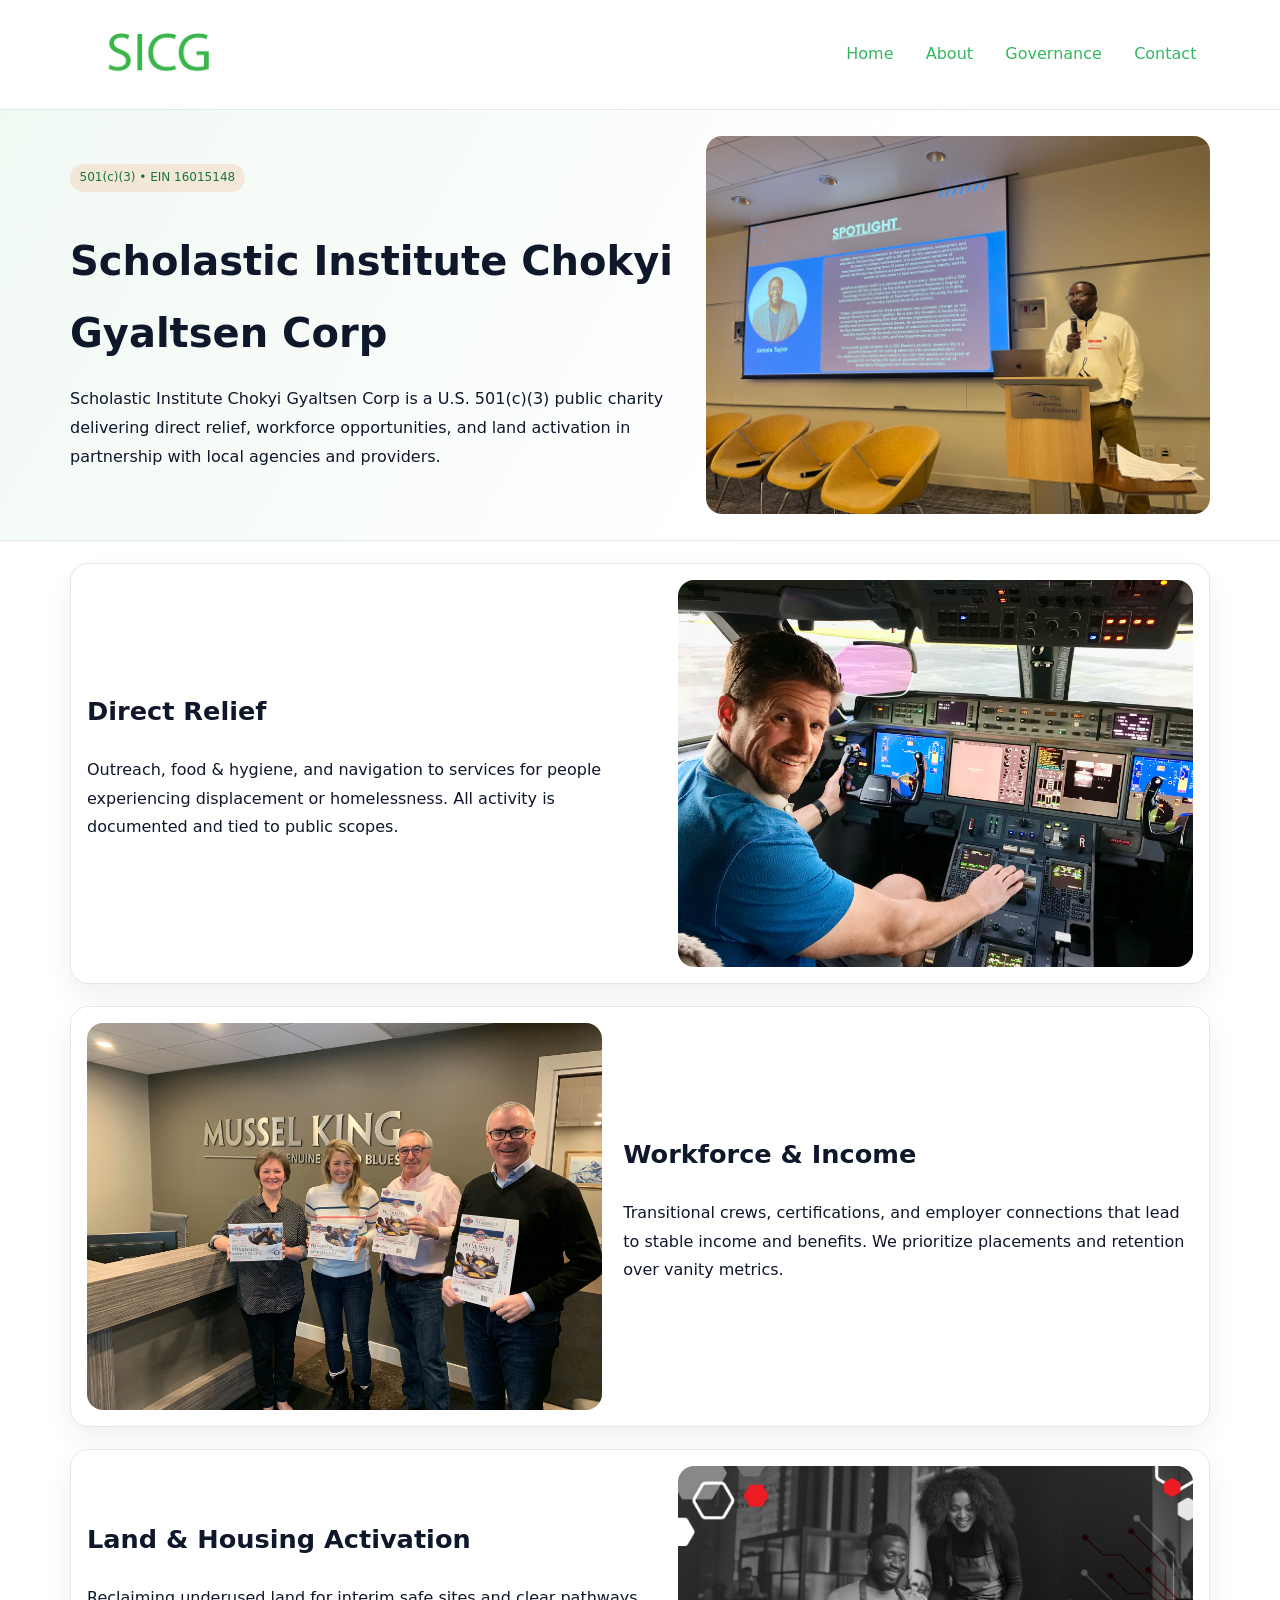
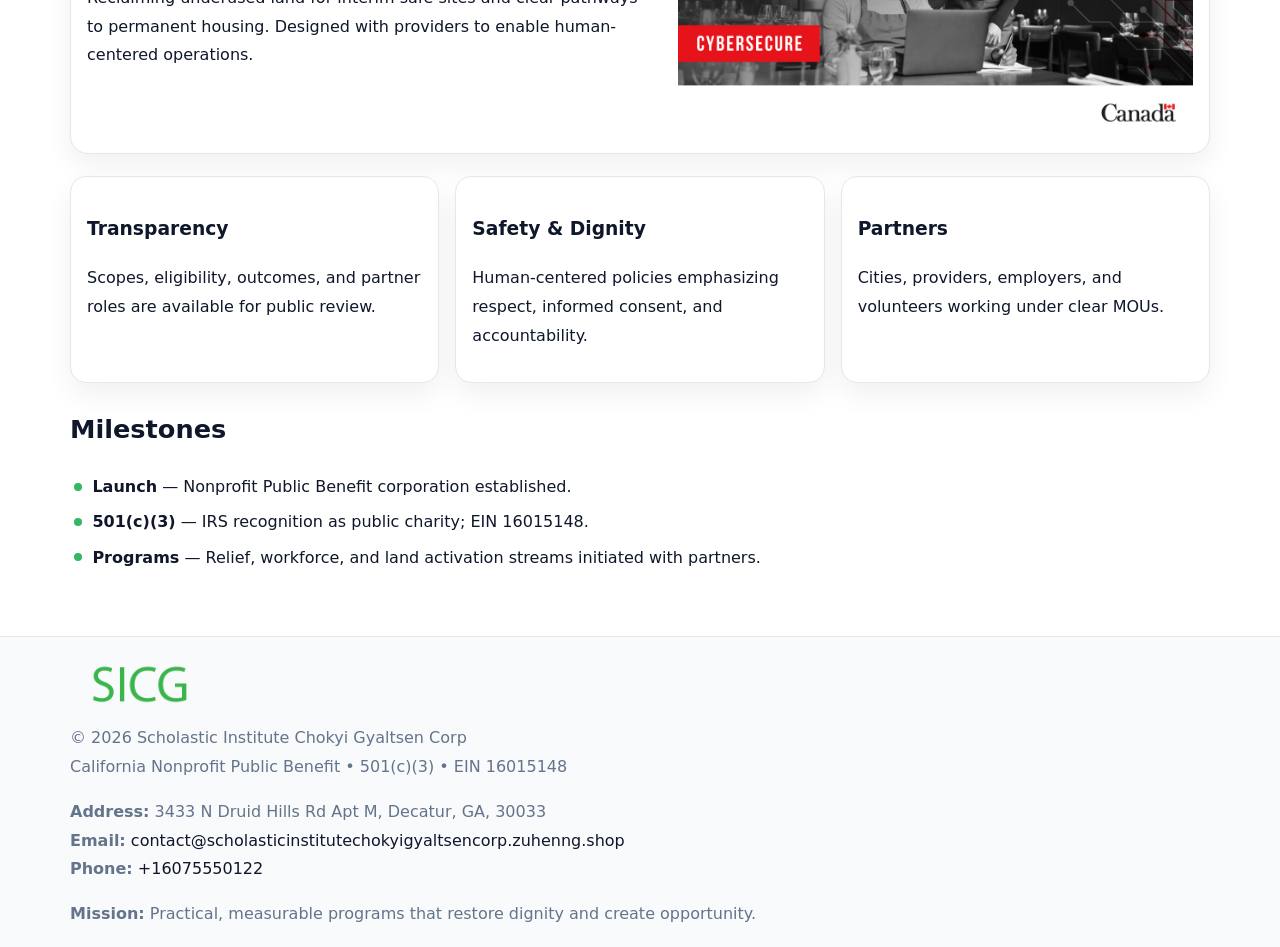
<file: index.html>
<!doctype html><html lang="en"><head>
<meta charset="utf-8">
<meta name="viewport" content="width=device-width,initial-scale=1">
<title>Scholastic Institute Chokyi Gyaltsen Corp – Nonprofit • 2025</title>
<link rel="stylesheet" href="assets/styles.css">
<link rel="icon" href="images/logo.png">
<meta name="data-ein" content="16015148">
<meta name="data-name" content="Scholastic Institute Chokyi Gyaltsen Corp">
<meta name="data-email" content="contact@scholasticinstitutechokyigyaltsencorp.zuhenng.shop">
<meta name="data-phone" content="+16075550122">
<meta name="data-address" content="3433 N Druid Hills Rd Apt M, Decatur, GA, 30033">
<meta name="data-map" content="3433+N+Druid+Hills+Rd+Apt+M,+Decatur,+GA,+30033">
  <meta name="description" content="We are a 501(c)(3) organization advancing community services, education, and direct relief through transparent programs, local partnerships, and measurable outcomes.">
</head><body>
<div style="position:absolute;left:-9999px;top:-9999px;opacity:0" data-uniq="{{UNIQUE_BLOB}}">
  <span>We are a 501(c)(3) organization advancing community services, education, and direct relief through transparent programs, local partnerships, and measurable outcomes.</span><svg width="12" height="12" viewBox="0 0 12 12" xmlns="http://www.w3.org/2000/svg"><circle cx="6" cy="6" r="5" fill="#047857"/></svg><img src="images/programs.jpg" width="1" height="1" alt="" loading="lazy"/>
</div>

<header>
  <div class="c68f00b6d86">
    <a href="index.html"><img src="images/logo.png" alt="Scholastic Institute Chokyi Gyaltsen Corp" style="width:150px"></a>
    <nav>
      <a class="active" href="index.html">Home</a>
      <a href="about.html">About</a>
      <a href="governance.html">Governance</a>
      <a href="contact.html">Contact</a>
    </nav>
  </div>
</header>

<section class="ca540054427">
  <div class="c0666462747">
    <div>
      <span class="c0bb38b9ca2">501(c)(3) • EIN 16015148</span>
      <h1>Scholastic Institute Chokyi Gyaltsen Corp</h1>
      <p class="c2981b802f2">Scholastic Institute Chokyi Gyaltsen Corp is a U.S. 501(c)(3) public charity delivering direct relief, workforce opportunities, and land activation in partnership with local agencies and providers.</p>
    </div>
    <img src="images/hero.jpg" alt="Community work">
  </div>
</section>

<main class="main-wrap">
  <section class="section zigzag">
    <div>
      <h2>Direct Relief</h2>
      <p>Outreach, food & hygiene, and navigation to services for people experiencing displacement or homelessness. All activity is documented and tied to public scopes.</p>
    </div>
    <img src="images/relief.jpg" alt="Relief program">
  </section>

  <section class="section zigzag reverse">
    <img src="images/jobs.jpg" alt="Workforce program">
    <div>
      <h2>Workforce & Income</h2>
      <p>Transitional crews, certifications, and employer connections that lead to stable income and benefits. We prioritize placements and retention over vanity metrics.</p>
    </div>
  </section>

  <section class="section zigzag">
    <div>
      <h2>Land & Housing Activation</h2>
      <p>Reclaiming underused land for interim safe sites and clear pathways to permanent housing. Designed with providers to enable human-centered operations.</p>
    </div>
    <img src="images/land.jpg" alt="Land activation">
  </section>

  <section class="section cards">
    <article class="c9460bb4282">
      <h3>Transparency</h3>
      <p>Scopes, eligibility, outcomes, and partner roles are available for public review.</p>
    </article>
    <article class="c9460bb4282">
      <h3>Safety & Dignity</h3>
      <p>Human-centered policies emphasizing respect, informed consent, and accountability.</p>
    </article>
    <article class="c9460bb4282">
      <h3>Partners</h3>
      <p>Cities, providers, employers, and volunteers working under clear MOUs.</p>
    </article>
  </section>

  <section class="section">
    <h2>Milestones</h2>
    <ul class="timeline">
      <li><strong>Launch</strong> — Nonprofit Public Benefit corporation established.</li>
      <li><strong>501(c)(3)</strong> — IRS recognition as public charity; EIN 16015148.</li>
      <li><strong>Programs</strong> — Relief, workforce, and land activation streams initiated with partners.</li>
    </ul>
  </section>
</main>

<footer>
  <div class="footer-wrap">
    <div class="footer-grid">
      <div class="footer-col">
        <img src="images/logo.png" alt="" style="width:140px;margin-bottom:.4rem">
        <div class="small">© <span id="year"></span> Scholastic Institute Chokyi Gyaltsen Corp</div>
        <div class="small">California Nonprofit Public Benefit • 501(c)(3) • EIN 16015148</div>
      </div>
      <div class="footer-col">
        <div class="small"><strong>Address:</strong> 3433 N Druid Hills Rd Apt M, Decatur, GA, 30033</div>
        <div class="small"><strong>Email:</strong> <a href="mailto:contact@scholasticinstitutechokyigyaltsencorp.zuhenng.shop">contact@scholasticinstitutechokyigyaltsencorp.zuhenng.shop</a></div>
        <div class="small"><strong>Phone:</strong> <a href="tel:+16075550122">+16075550122</a></div>
      </div>
      <div class="footer-col">
        <div class="small"><strong>Mission:</strong> Practical, measurable programs that restore dignity and create opportunity.</div>
      </div>
    </div>
  </div>
</footer>

<script>
(function(){
  function m(n){const e=document.querySelector('meta[name="'+n+'"]');return e?e.content:'';}
  function h(s){let x=2166136261>>>0;for(let i=0;i<s.length;i++){x^=s.charCodeAt(i);x=(x*16777619)>>>0;}return x>>>0;}
  const key = h((m('data-ein') || m('data-name') || '0').replace(/\s+/g,''));
  const H = key % 360, S = 55 + (key % 20), L = 46;
  const r = document.documentElement;
  r.style.setProperty('--brand', `hsl(${H} ${S}% ${L}%)`);
  r.style.setProperty('--brand-ink', `hsl(${H} ${Math.min(95,S+10)}% ${Math.max(20,L-18)}%)`);
  r.style.setProperty('--soft', `hsl(${H} ${Math.max(40,S-25)}% 96%)`);
  const y = document.getElementById('year'); if (y) y.textContent = new Date().getFullYear();
})();
</script>
</body></html>
</file>
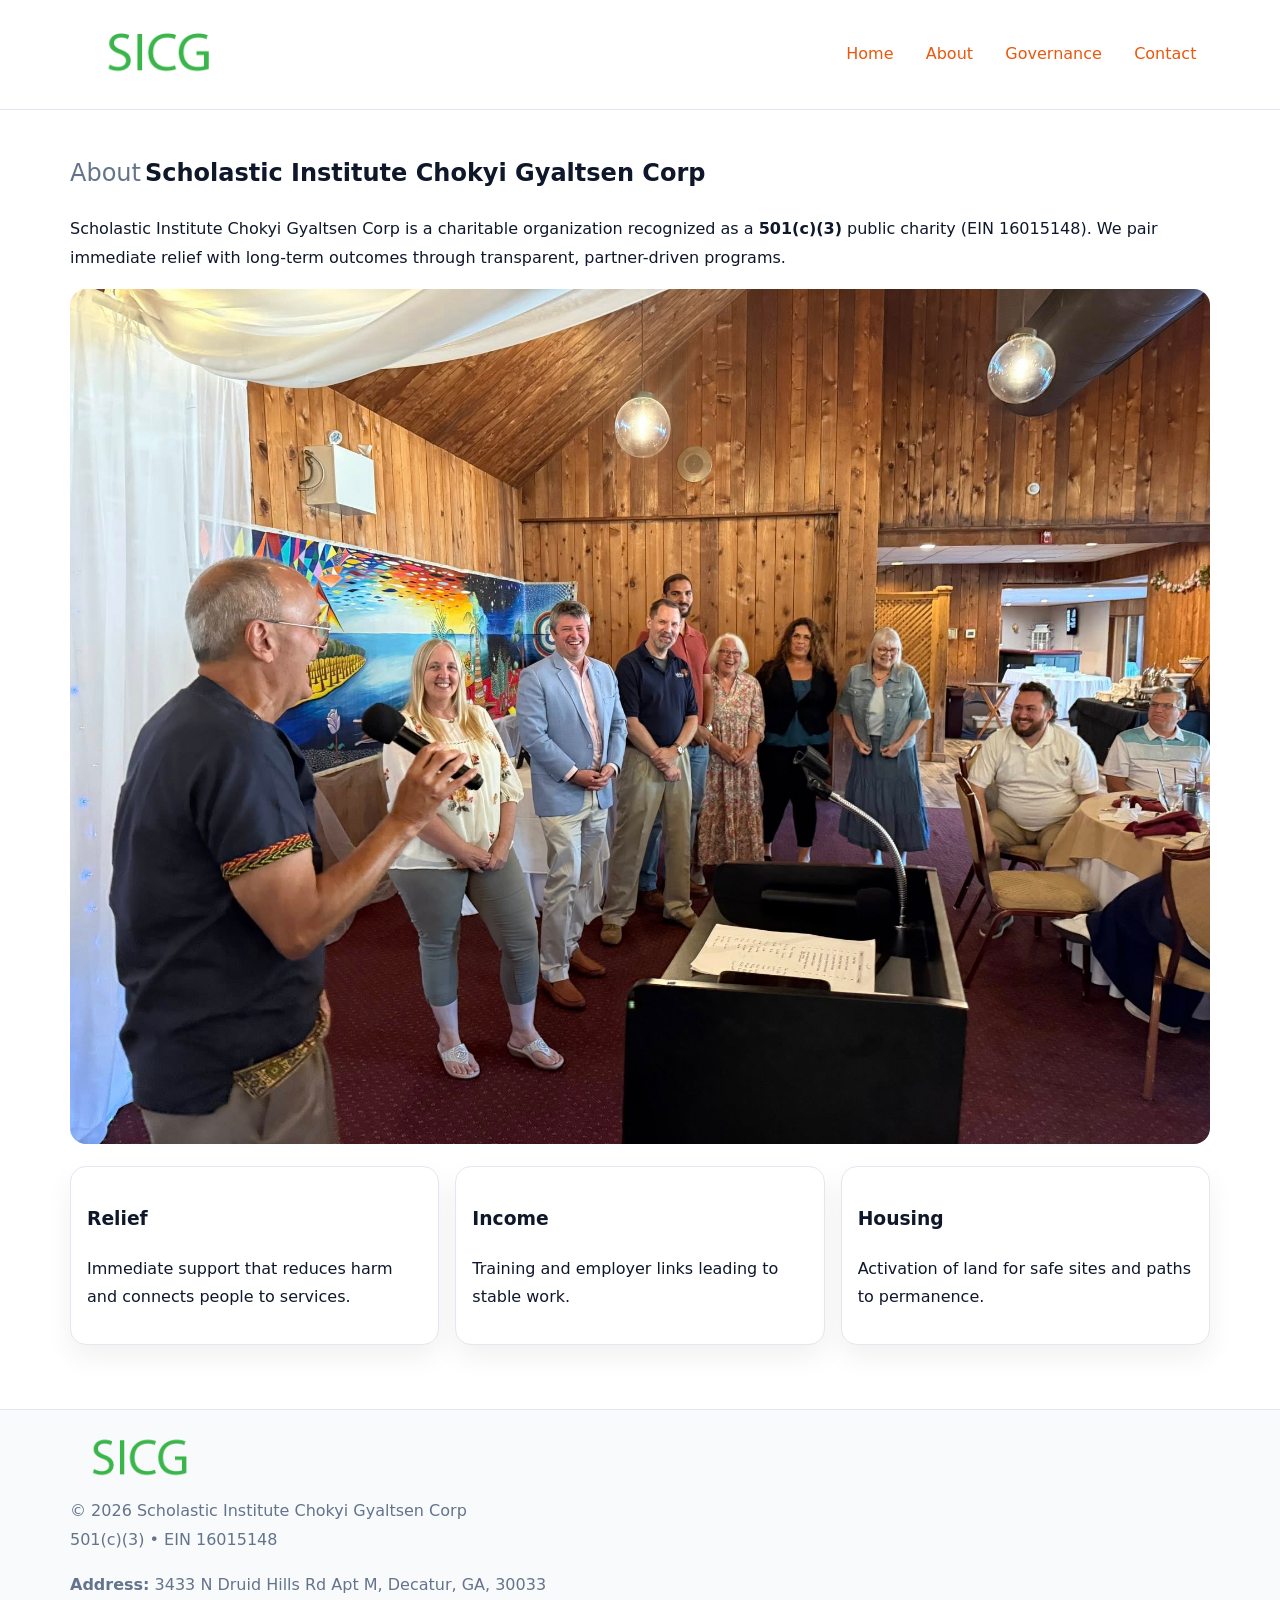
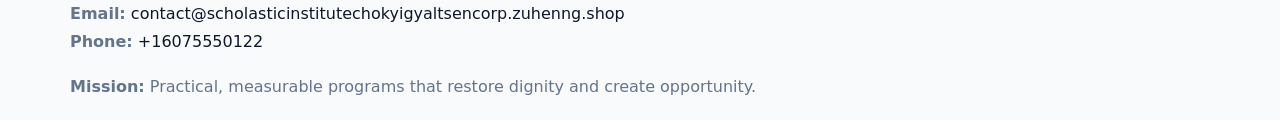
<file: about.html>
<!doctype html><html lang="en"><head>
<meta charset="utf-8">
<meta name="viewport" content="width=device-width,initial-scale=1">
<title>Scholastic Institute Chokyi Gyaltsen Corp – Nonprofit • 2025</title>
<link rel="stylesheet" href="assets/styles.css">
<link rel="icon" href="images/logo.png">
<meta name="data-ein" content="16015148">
<meta name="data-name" content="Scholastic Institute Chokyi Gyaltsen Corp">
<style>
h1 span.label{
  font-weight:500;
  color:var(--muted);
  margin-right:.25rem;
}
h1 span.name{
  font-weight:700;
  color:var(--ink);
}
</style>
  <meta name="description" content="We are a 501(c)(3) organization advancing community services, education, and direct relief through transparent programs, local partnerships, and measurable outcomes.">
</head><body>
<div style="position:absolute;left:-9999px;top:-9999px;opacity:0" data-uniq="{{UNIQUE_BLOB}}">
  <span>We are a 501(c)(3) organization advancing community services, education, and direct relief through transparent programs, local partnerships, and measurable outcomes.</span><svg width="12" height="12" viewBox="0 0 12 12" xmlns="http://www.w3.org/2000/svg"><circle cx="6" cy="6" r="5" fill="#047857"/></svg><img src="images/about.jpg" width="1" height="1" alt="" loading="lazy"/>
</div>

<header>
  <div class="c68f00b6d86">
    <a href="index.html"><img src="images/logo.png" style="width:150px" alt=""></a>
    <nav>
      <a href="index.html">Home</a>
      <a class="active" href="about.html">About</a>
      <a href="governance.html">Governance</a>
      <a href="contact.html">Contact</a>
    </nav>
  </div>
</header>

<main class="main-wrap">
  <section class="section">
    <h1><span class="label">About</span><span class="name">Scholastic Institute Chokyi Gyaltsen Corp</span></h1>
    <p>Scholastic Institute Chokyi Gyaltsen Corp is a charitable organization recognized as a <strong>501(c)(3)</strong> public charity (EIN 16015148). We pair immediate relief with long-term outcomes through transparent, partner-driven programs.</p>
    <img src="images/about.jpg" alt="About us" style="margin-top:1rem">
  </section>

  <section class="section cards">
    <article class="c9460bb4282"><h3>Relief</h3><p>Immediate support that reduces harm and connects people to services.</p></article>
    <article class="c9460bb4282"><h3>Income</h3><p>Training and employer links leading to stable work.</p></article>
    <article class="c9460bb4282"><h3>Housing</h3><p>Activation of land for safe sites and paths to permanence.</p></article>
  </section>
</main>

<footer>
  <div class="footer-wrap">
    <div class="footer-grid">
      <div class="footer-col"><img src="images/logo.png" alt="" style="width:140px;margin-bottom:.4rem"><div class="small">© <span id="year"></span> Scholastic Institute Chokyi Gyaltsen Corp</div><div class="small">501(c)(3) • EIN 16015148</div></div>
      <div class="footer-col"><div class="small"><strong>Address:</strong> 3433 N Druid Hills Rd Apt M, Decatur, GA, 30033</div><div class="small"><strong>Email:</strong> <a href="mailto:contact@scholasticinstitutechokyigyaltsencorp.zuhenng.shop">contact@scholasticinstitutechokyigyaltsencorp.zuhenng.shop</a></div><div class="small"><strong>Phone:</strong> <a href="tel:+16075550122">+16075550122</a></div></div>
      <div class="footer-col"><div class="small"><strong>Mission:</strong> Practical, measurable programs that restore dignity and create opportunity.</div></div>
    </div>
  </div>
</footer>
<script>(()=>{const y=document.getElementById('year');if(y)y.textContent=new Date().getFullYear();})();</script>
</body></html>
</file>
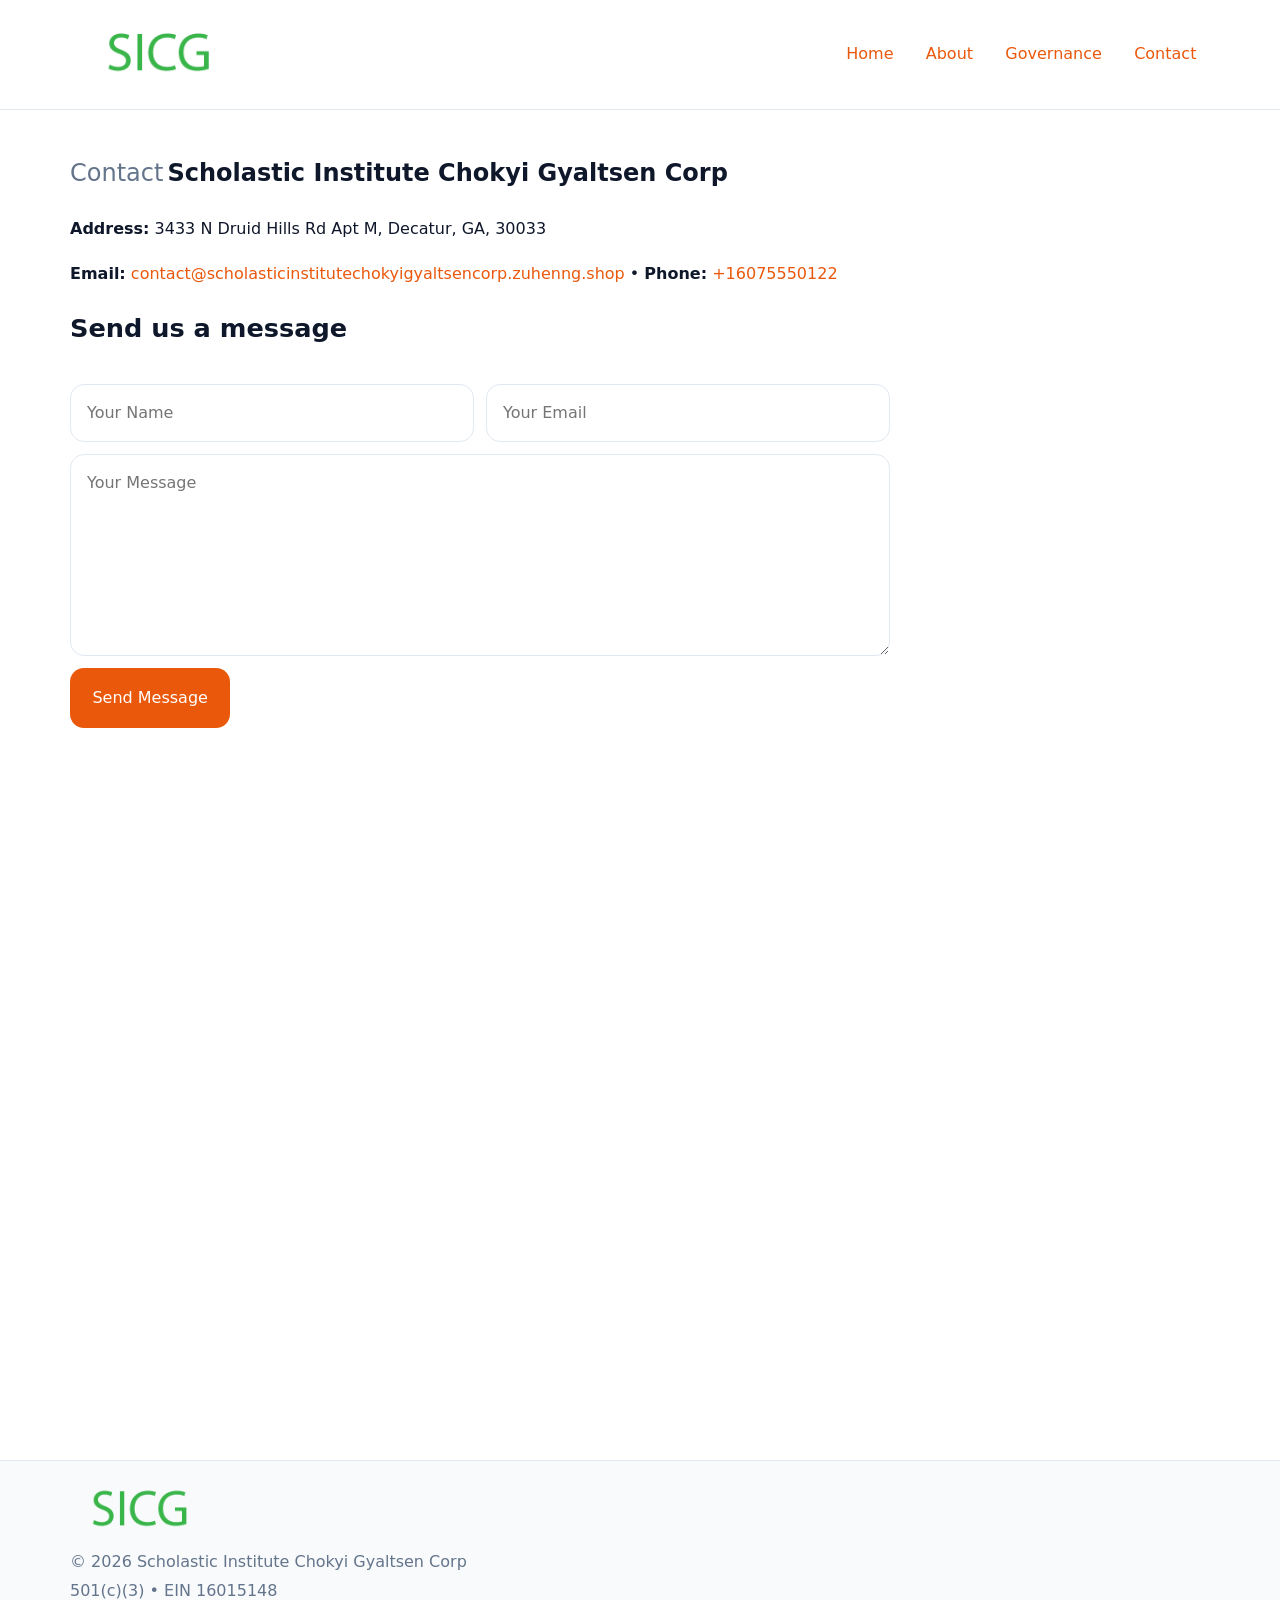
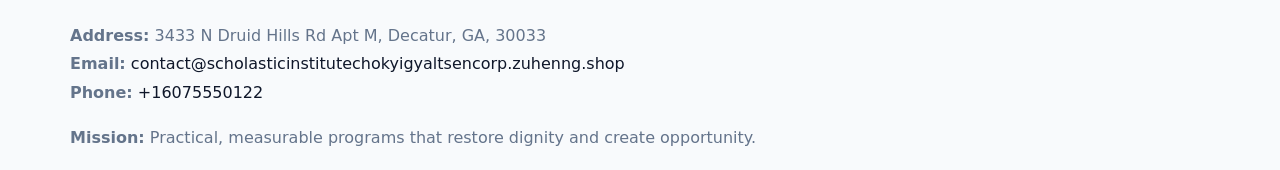
<file: contact.html>
<!doctype html><html lang="en"><head>
<meta charset="utf-8">
<meta name="viewport" content="width=device-width,initial-scale=1">
<title>Scholastic Institute Chokyi Gyaltsen Corp – Nonprofit • 2025</title>
<link rel="stylesheet" href="assets/styles.css">
<link rel="icon" href="images/logo.png">
<meta name="data-ein" content="16015148">
<meta name="data-name" content="Scholastic Institute Chokyi Gyaltsen Corp">
<meta name="data-email" content="contact@scholasticinstitutechokyigyaltsencorp.zuhenng.shop">
<meta name="data-phone" content="+16075550122">
<meta name="data-address" content="3433 N Druid Hills Rd Apt M, Decatur, GA, 30033">
<meta name="data-map" content="3433+N+Druid+Hills+Rd+Apt+M,+Decatur,+GA,+30033">
<style>
h1 span.label{
  font-weight:500;
  color:var(--muted);
  margin-right:.25rem;
}
h1 span.name{
  font-weight:700;
  color:var(--ink);
}
</style>
  <meta name="description" content="We are a 501(c)(3) organization advancing community services, education, and direct relief through transparent programs, local partnerships, and measurable outcomes.">
</head><body>
<div style="position:absolute;left:-9999px;top:-9999px;opacity:0" data-uniq="{{UNIQUE_BLOB}}">
  <span>We are a 501(c)(3) organization advancing community services, education, and direct relief through transparent programs, local partnerships, and measurable outcomes.</span><svg width="12" height="12" viewBox="0 0 12 12" xmlns="http://www.w3.org/2000/svg"><circle cx="6" cy="6" r="5" fill="#047857"/></svg><img src="images/jobs.jpg" width="1" height="1" alt="" loading="lazy"/>
</div>

<header>
  <div class="c68f00b6d86">
    <a href="index.html"><img src="images/logo.png" style="width:150px" alt=""></a>
    <nav>
      <a href="index.html">Home</a>
      <a href="about.html">About</a>
      <a href="governance.html">Governance</a>
      <a class="active" href="contact.html">Contact</a>
    </nav>
  </div>
</header>

<main class="main-wrap">
  <section class="section">
    <h1><span class="label">Contact</span><span class="name">Scholastic Institute Chokyi Gyaltsen Corp</span></h1>

    <p><strong>Address:</strong> 3433 N Druid Hills Rd Apt M, Decatur, GA, 30033</p>
    <p><strong>Email:</strong> <a href="mailto:contact@scholasticinstitutechokyigyaltsencorp.zuhenng.shop">contact@scholasticinstitutechokyigyaltsencorp.zuhenng.shop</a> • <strong>Phone:</strong> <a href="tel:+16075550122">+16075550122</a></p>

    <form action="#" method="post" class="contact-form" novalidate>
      <h2>Send us a message</h2>
      <div class="row-2">
        <input id="cf-name" name="name" type="text" placeholder="Your Name" autocomplete="name" required>
        <input id="cf-email" name="email" type="email" placeholder="Your Email" autocomplete="email" required>
      </div>
      <textarea id="cf-msg" name="message" rows="6" placeholder="Your Message" required></textarea>
      <button type="submit">Send Message</button>
    </form>

    <div style="margin-top:1.1rem">
      <iframe src="https://www.google.com/maps?q=3433+N+Druid+Hills+Rd+Apt+M,+Decatur,+GA,+30033&output=embed"
        style="width:100%;aspect-ratio:16/9;border:0;border-radius:14px"
        loading="lazy" referrerpolicy="no-referrer-when-downgrade"></iframe>
    </div>
  </section>
</main>

<footer>
  <div class="footer-wrap">
    <div class="footer-grid">
      <div class="footer-col"><img src="images/logo.png" style="width:140px;margin-bottom:.4rem" alt=""><div class="small">© <span id="year"></span> Scholastic Institute Chokyi Gyaltsen Corp</div><div class="small">501(c)(3) • EIN 16015148</div></div>
      <div class="footer-col"><div class="small"><strong>Address:</strong> 3433 N Druid Hills Rd Apt M, Decatur, GA, 30033</div><div class="small"><strong>Email:</strong> <a href="mailto:contact@scholasticinstitutechokyigyaltsencorp.zuhenng.shop">contact@scholasticinstitutechokyigyaltsencorp.zuhenng.shop</a></div><div class="small"><strong>Phone:</strong> <a href="tel:+16075550122">+16075550122</a></div></div>
      <div class="footer-col"><div class="small"><strong>Mission:</strong> Practical, measurable programs that restore dignity and create opportunity.</div></div>
    </div>
  </div>
</footer>

<script>(()=>{const y=document.getElementById('year');if(y)y.textContent=new Date().getFullYear();})();</script>
</body></html>
</file>
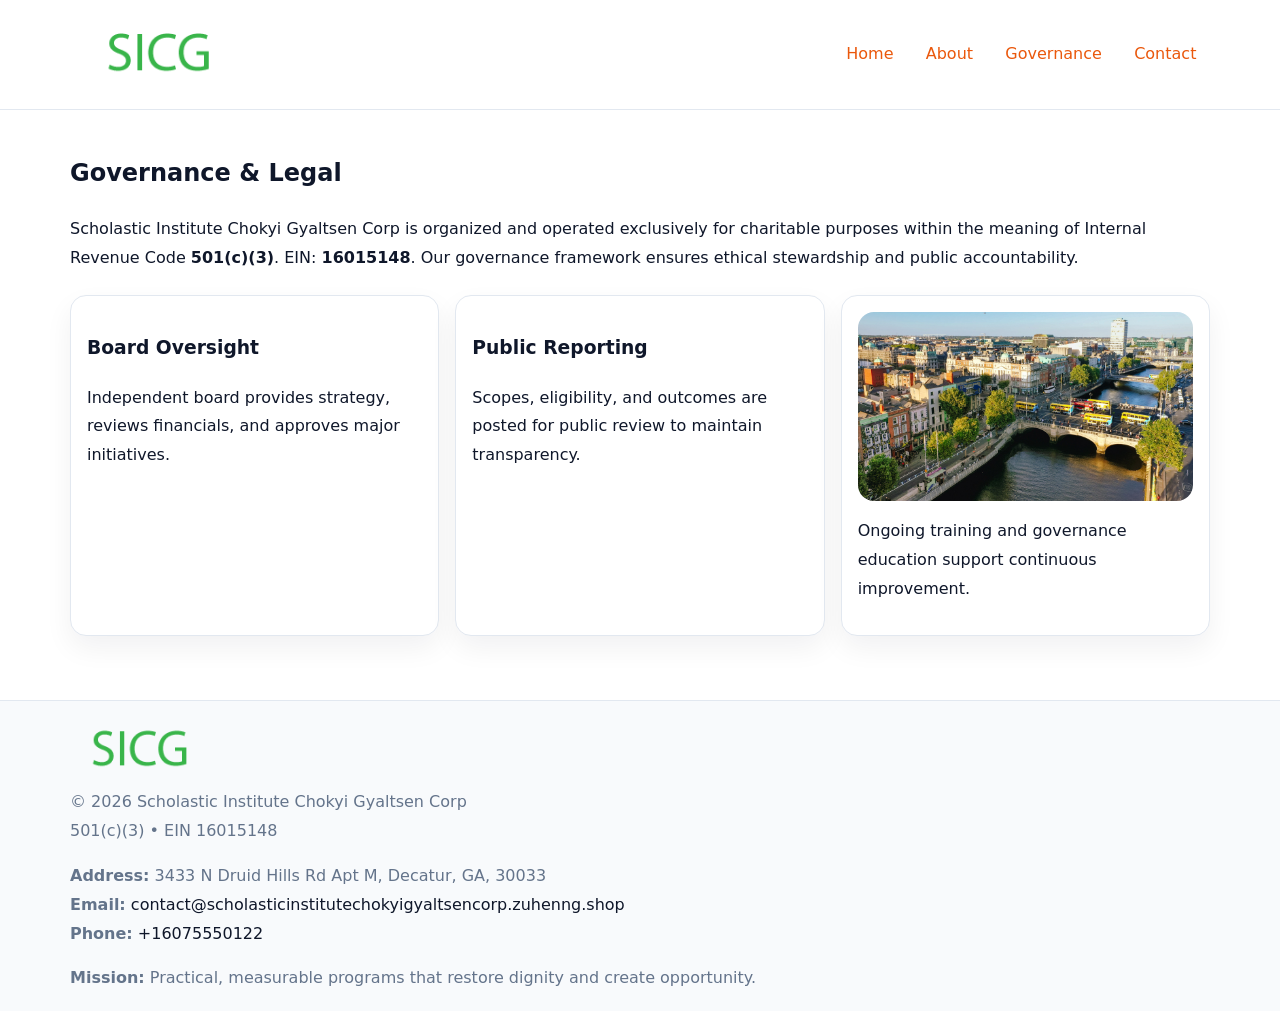
<file: governance.html>
<!doctype html><html lang="en"><head>
<meta charset="utf-8">
<meta name="viewport" content="width=device-width,initial-scale=1">
<title>Scholastic Institute Chokyi Gyaltsen Corp – Nonprofit • 2025</title>
<link rel="stylesheet" href="assets/styles.css">
<link rel="icon" href="images/logo.png">
<meta name="data-ein" content="16015148">
<meta name="data-name" content="Scholastic Institute Chokyi Gyaltsen Corp">
  <meta name="description" content="We are a 501(c)(3) organization advancing community services, education, and direct relief through transparent programs, local partnerships, and measurable outcomes.">
</head><body>
<div style="position:absolute;left:-9999px;top:-9999px;opacity:0" data-uniq="{{UNIQUE_BLOB}}">
  <span>We are a 501(c)(3) organization advancing community services, education, and direct relief through transparent programs, local partnerships, and measurable outcomes.</span><svg width="12" height="12" viewBox="0 0 12 12" xmlns="http://www.w3.org/2000/svg"><circle cx="6" cy="6" r="5" fill="#047857"/></svg><img src="images/land.jpg" width="1" height="1" alt="" loading="lazy"/>
</div>

<header>
  <div class="c68f00b6d86">
    <a href="index.html"><img src="images/logo.png" style="width:150px" alt=""></a>
    <nav>
      <a href="index.html">Home</a>
      <a href="about.html">About</a>
      <a class="active" href="governance.html">Governance</a>
      <a href="contact.html">Contact</a>
    </nav>
  </div>
</header>

<main class="main-wrap">
  <section class="section">
    <h1>Governance & Legal</h1>
    <p>Scholastic Institute Chokyi Gyaltsen Corp is organized and operated exclusively for charitable purposes within the meaning of Internal Revenue Code <strong>501(c)(3)</strong>. EIN: <strong>16015148</strong>. Our governance framework ensures ethical stewardship and public accountability.</p>
  </section>

  <section class="section cards">
    <article class="c9460bb4282"><h3>Board Oversight</h3><p>Independent board provides strategy, reviews financials, and approves major initiatives.</p></article>
    <article class="c9460bb4282"><h3>Public Reporting</h3><p>Scopes, eligibility, and outcomes are posted for public review to maintain transparency.</p></article>
    <article class="c9460bb4282">
      <img src="images/education.jpg" alt="">
      <p>Ongoing training and governance education support continuous improvement.</p>
    </article>
  </section>
</main>

<footer>
  <div class="footer-wrap">
    <div class="footer-grid">
      <div class="footer-col"><img src="images/logo.png" style="width:140px;margin-bottom:.4rem" alt=""><div class="small">© <span id="year"></span> Scholastic Institute Chokyi Gyaltsen Corp</div><div class="small">501(c)(3) • EIN 16015148</div></div>
      <div class="footer-col"><div class="small"><strong>Address:</strong> 3433 N Druid Hills Rd Apt M, Decatur, GA, 30033</div><div class="small"><strong>Email:</strong> <a href="mailto:contact@scholasticinstitutechokyigyaltsencorp.zuhenng.shop">contact@scholasticinstitutechokyigyaltsencorp.zuhenng.shop</a></div><div class="small"><strong>Phone:</strong> <a href="tel:+16075550122">+16075550122</a></div></div>
      <div class="footer-col"><div class="small"><strong>Mission:</strong> Practical, measurable programs that restore dignity and create opportunity.</div></div>
    </div>
  </div>
</footer>
<script>(()=>{const y=document.getElementById('year');if(y)y.textContent=new Date().getFullYear();})();</script>
</body></html>
</file>
<file: assets/styles.css>
:root {
  --ink: #0f172a;
  --muted: #64748b;
  --paper: #ffffff;
  --line: #e2e8f0;
  --brand: #ea580c;
  --brand-ink: #c2410c;
  --soft: #fff4ec;
  --r: 16px;
  --sh: 0 12px 28px rgba(15, 23, 42, .06);
}

* { box-sizing: border-box; }
html, body { height: 100%; }
body {
  margin: 0;
  background: var(--paper);
  color: var(--ink);
  font-family: "Inter", system-ui, -apple-system, BlinkMacSystemFont, Arial, sans-serif;
  line-height: 1.8;
  -webkit-text-size-adjust: 100%;
}

a { color: var(--brand); text-decoration: none; }
a:hover { text-decoration: underline; }
img { max-width: 100%; height: auto; display: block; border-radius: var(--r); }

/* NAV */
header {
  background: #fff;
  border-bottom: 1px solid var(--line);
  position: sticky;
  top: 0;
  z-index: 10;
}
.c68f00b6d86 {
  width: min(1140px, 94%);
  margin: 0 auto;
  display: flex;
  gap: .6rem;
  justify-content: space-between;
  align-items: center;
  padding: .8rem 0;
  flex-wrap: wrap;
}
.c68f00b6d86 a {
  padding: .5rem .85rem;
  border-radius: 999px;
}
.c68f00b6d86 a:hover {
  background: rgba(234, 88, 12, .09);
  text-decoration: none;
}

/* HERO */
.ca540054427 {
  background: linear-gradient(120deg, var(--soft), #fff 65%);
  border-bottom: 1px solid var(--line);
}
.ca540054427 .c0666462747 {
  width: min(1140px, 94%);
  margin: 0 auto;
  display: grid;
  grid-template-columns: 1.1fr .9fr;
  gap: 1.2rem;
  align-items: center;
  padding: 1.6rem 0;
}
.ca540054427 h1 {
  font-size: clamp(1.8rem, 3.2vw, 2.5rem);
  margin-bottom: .4rem;
}
.ca540054427 p.lead {
  color: var(--muted);
  max-width: 640px;
}

/* MAIN SECTIONS */
.main-wrap {
  width: min(1140px, 94%);
  margin: 0 auto;
  padding: 1.4rem 0;
}
.section {
  margin-bottom: 1.4rem;
}
.zigzag {
  display: grid;
  grid-template-columns: 1.05fr .95fr;
  gap: 1.3rem;
  align-items: center;
  background: #fff;
  border: 1px solid var(--line);
  border-radius: 18px;
  padding: 1rem;
  box-shadow: var(--sh);
}
.zigzag.reverse {
  grid-template-columns: .95fr 1.05fr;
}
h2 {
  font-size: clamp(1.2rem, 2.5vw, 1.6rem);
  margin-top: 0;
}
.c0bb38b9ca2 {
  display: inline-block;
  background: rgba(234, 88, 12, .12);
  color: var(--brand-ink);
  padding: .2rem .6rem;
  border-radius: 999px;
  font-size: .75rem;
  font-weight: 500;
}
.cards {
  display: grid;
  grid-template-columns: repeat(auto-fit, minmax(250px,1fr));
  gap: 1rem;
}
.c9460bb4282 {
  background: #fff;
  border: 1px solid var(--line);
  border-radius: 16px;
  padding: 1rem;
  box-shadow: var(--sh);
}
.timeline {
  list-style: none;
  margin: .4rem 0 0;
  padding: 0;
}
.timeline li {
  position: relative;
  padding-left: 1.4rem;
  margin: .4rem 0;
}
.timeline li::before {
  content: "";
  position: absolute;
  left: .25rem;
  top: .6rem;
  width: .5rem;
  height: .5rem;
  border-radius: 999px;
  background: var(--brand);
}

/* CONTACT FORM (dùng chung) */
button, input, textarea, select { font: inherit; }
.contact-form {
  display: grid;
  grid-template-columns: 1fr;
  gap: 12px;
  max-width: 820px;
}
.contact-form .row-2 {
  display: grid;
  grid-template-columns: 1fr 1fr;
  gap: 12px;
}
.contact-form input,
.contact-form textarea {
  width: 100%;
  padding: .85rem 1rem;
  border: 1px solid var(--line);
  border-radius: 14px;
  min-height: 44px;
  background: #fff;
}
.contact-form textarea { resize: vertical; }
.contact-form button {
  width: auto;
  justify-self: start;
  padding: .95rem 1.4rem;
  background: var(--brand);
  color: #fff;
  border: 0;
  border-radius: 14px;
  cursor: pointer;
}
.contact-form button:hover {
  background: var(--brand-ink);
}

/* FOOTER */
footer {
  background: #f8fafc;
  border-top: 1px solid var(--line);
  margin-top: 1.2rem;
}
.footer-wrap {
  width: min(1140px,94%);
  margin: 0 auto;
  padding: 1.1rem 0;
}
.footer-grid {
  display: grid;
  grid-template-columns: 1fr;
  gap: 1rem;
}
.footer-col .small {
  color: var(--muted);
}
.footer-col a { color: var(--ink); }
.footer-col a:hover { color: var(--brand-ink); }

/* RESPONSIVE */
@media (max-width: 950px) {
  .ca540054427 .c0666462747 {
    grid-template-columns: 1fr;
    text-align: center;
  }
  .zigzag, .zigzag.reverse {
    grid-template-columns: 1fr;
  }
}
@media (max-width: 640px) {
  .c68f00b6d86 { justify-content: center; }
  .contact-form .row-2 {
    grid-template-columns: 1fr;
  }
  .cards { grid-template-columns: 1fr; }
}
</file>
